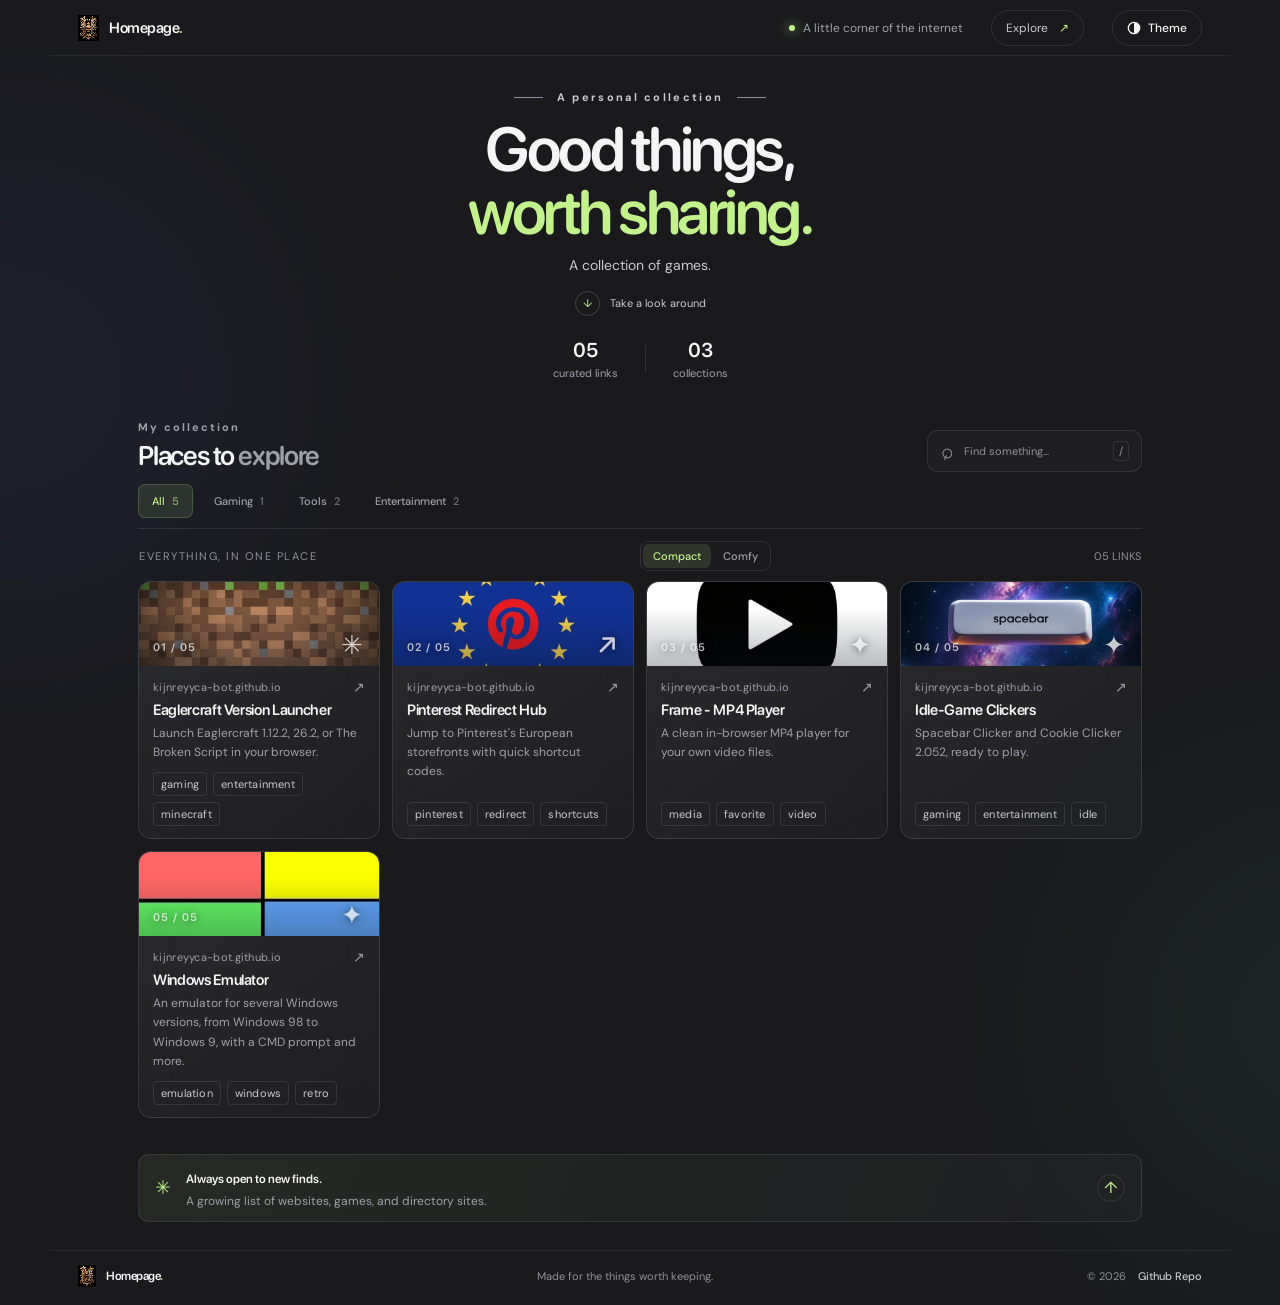
<file: index.html>
<!doctype html>
<html lang="en" data-theme="dark" data-density="compact">
<head>
<meta charset="utf-8"><meta name="viewport" content="width=device-width, initial-scale=1">
<meta name="theme-color" id="theme-color" content="#1a1a1d">
<script>try{var t=localStorage.getItem("theme");if(/^(void|dark|white|blue)$/.test(t))document.documentElement.dataset.theme=t;var d=localStorage.getItem("density");if(d==="compact"||d==="comfy")document.documentElement.dataset.density=d}catch(e){}</script><meta name="description" content="A personal collection of games and creations by kijnreyyca.">
<meta name="robots" content="noai, noimageai">
<link rel="canonical" href="https://kijnreyyca-bot.github.io/homepage/">
<meta property="og:type" content="website">
<meta property="og:site_name" content="Homepage">
<meta property="og:title" content="Homepage — Good things, worth sharing.">
<meta property="og:description" content="A personal collection of games and creations by kijnreyyca.">
<meta property="og:url" content="https://kijnreyyca-bot.github.io/homepage/">
<meta property="og:image" content="https://kijnreyyca-bot.github.io/homepage/png/og-image.png">
<meta property="og:image:width" content="1200">
<meta property="og:image:height" content="630">
<meta property="og:image:alt" content="Homepage — Good things, worth sharing.">
<meta name="twitter:card" content="summary_large_image">
<meta name="twitter:title" content="Homepage — Good things, worth sharing.">
<meta name="twitter:description" content="A personal collection of games and creations by kijnreyyca.">
<meta name="twitter:image" content="https://kijnreyyca-bot.github.io/homepage/png/og-image.png">
<title>Homepage — Good things, worth sharing.</title>
<!-- Browser Tab Icon (Favicon) --><link rel="icon" type="image/png" href="png/favicon.png">
<link rel="apple-touch-icon" href="png/apple-touch-icon.png">
<link rel="manifest" href="manifest.webmanifest?v=2">
<link rel="preload" href="fonts/dm-sans.woff2" as="font" type="font/woff2" crossorigin>
<link rel="stylesheet" href="styles.css">
</head>
<body>

<a class="skip-link" href="#main">Skip to content</a>

<div class="ambient ambient-one"></div><div class="ambient ambient-two"></div>
<header class="topbar"><a class="brand" href="#" aria-label="Homepage"><span class="brand-mark"><img src="png/favicon.png" alt=""></span><span>Homepage<span class="brand-dot">.</span></span></a><div class="top-right"><span class="online"><i></i> A little corner of the internet</span><a class="share-link" href="#collections">Explore <span>↗</span></a><div class="theme-picker"><button class="theme-btn" id="theme-btn" type="button" aria-haspopup="true" aria-expanded="false" aria-controls="theme-menu"><svg width="14" height="14" viewBox="0 0 16 16" aria-hidden="true"><circle cx="8" cy="8" r="6.5" fill="none" stroke="currentColor" stroke-width="1.5"/><path d="M8 1.5a6.5 6.5 0 0 1 0 13z" fill="currentColor"/></svg><span class="theme-label">Theme</span></button>
<div class="theme-menu" id="theme-menu" role="menu" aria-label="Choose a theme" hidden>
<button class="theme-opt" role="menuitemradio" data-t="void" aria-checked="false"><span class="swatch sw-void"></span>The Void<span class="check">✓</span></button>
<button class="theme-opt" role="menuitemradio" data-t="dark" aria-checked="true"><span class="swatch sw-dark"></span>Dark<span class="check">✓</span></button>
<button class="theme-opt" role="menuitemradio" data-t="white" aria-checked="false"><span class="swatch sw-white"></span>White<span class="check">✓</span></button>
<button class="theme-opt" role="menuitemradio" data-t="blue" aria-checked="false"><span class="swatch sw-blue"></span>Dark Blue<span class="check">✓</span></button>
</div></div></div></header>
<main id="main">
<section class="hero"><div class="eyebrow"><span class="eyebrow-line"></span> A personal collection <span class="eyebrow-line"></span></div><h1>Good things,<br><span>worth sharing.</span></h1><p class="intro">A collection of games.</p><a class="scroll-cue" href="#collections"><span class="scroll-icon">↓</span> Take a look around</a>
<div class="stats"><div><strong id="link-count">00</strong><span>curated links</span></div><div class="stat-rule"></div><div><strong id="category-count">00</strong><span>collections</span></div></div></section>
<section class="collection-section" id="collections"><div class="section-heading"><div><div class="section-kicker">My collection</div><h2>Places to <span>explore</span></h2></div><div class="search-wrap"><span class="search-icon">⌕</span><input type="search" id="search" placeholder="Find something…" aria-label="Search links"><kbd>/</kbd></div></div>
<nav class="tabs" id="tabs" aria-label="Link categories"></nav><div class="filter-row"><div id="active-label">Everything in one place</div><div class="density" role="radiogroup" aria-label="Card density"><button type="button" role="radio" data-d="compact" aria-checked="true">Compact</button><button type="button" role="radio" data-d="comfy" aria-checked="false">Comfy</button></div><div class="filter-count" id="result-count" role="status" aria-live="polite" aria-atomic="true"></div></div><div class="card-grid" id="card-grid"></div><div class="empty-state" id="empty-state" hidden><div class="empty-orb">⌕</div><h3>Nothing in this little corner</h3><p>Try another search or collection.</p></div></section>
<section class="note"><span class="note-spark">✳</span><div><strong>Always open to new finds.</strong><p>A growing list of websites, games, and directory sites.</p></div><a href="#collections" aria-label="Back to the collections">↑</a></section>
</main><footer><a class="brand footer-brand" href="#"><span class="brand-mark"><img src="png/favicon.png" alt=""></span><span>Homepage<span class="brand-dot">.</span></span></a><span>Made for the things worth keeping.</span><div class="footer-meta"><span class="footer-year"></span><a class="footer-repo" href="https://github.com/kijnreyyca-bot/homepage" target="_blank" rel="noopener noreferrer">Github Repo<span class="sr-only"> (opens in a new tab)</span></a></div></footer>

<script src="links.js"></script><script src="app.js"></script>
</body></html>
</file>
<file: styles.css>
@font-face {
  font-family: 'SF Pro Rounded';
  src: url('SF-Pro-Rounded-Semibold.otf') format('opentype');
  font-weight: 600;
  font-style: normal;
  font-display: swap;
}

@font-face {
  font-family: 'DM Sans';
  src: url('fonts/dm-sans.woff2') format('woff2');
  font-weight: 100 900;
  font-style: normal;
  font-display: swap;
}

/* Edit links.js to replace the sample URLs and descriptions. */
:root{
  color-scheme:dark;
  --fx:255,255,255;            /* overlay channel: white on dark themes, black on light */
  --ac:194,242,139;            /* accent channels */
  --bg:#1a1a1d;--panel:#242427;--overlay:rgba(5,8,12,.88);
  --ink:#f5f5f5;--ink-2:#c9c9ce;--muted:#a0a0a8;--faint:#909099;
  --accent:#c2f28b;--on-accent:#172015;--danger:#ff8888;
  --card:linear-gradient(145deg,rgba(var(--fx),.075),rgba(var(--fx),.023));
  --card-hover:linear-gradient(145deg,rgba(var(--fx),.095),rgba(var(--fx),.035));
  --ambient:.10;
  --line:rgba(var(--fx),.10);--glass:rgba(var(--fx),.045);
  --font:'DM Sans',sans-serif;--display:'SF Pro Rounded',sans-serif}*{box-sizing:border-box}html{scroll-behavior:smooth}body{margin:0;background:var(--bg);color:var(--ink);font-family:var(--font);min-height:100vh;overflow-x:hidden}a{color:inherit;text-decoration:none}.ambient{position:absolute;pointer-events:none;filter:blur(110px);opacity:var(--ambient,.17);border-radius:50%;z-index:-1}.ambient-one{width:500px;height:500px;background:#4152ad;top:130px;left:-240px}.ambient-two{width:440px;height:440px;background:#468e79;top:800px;right:-260px}.topbar{height:56px;max-width:1180px;padding:0 28px;margin:auto;display:flex;align-items:center;justify-content:space-between;border-bottom:1px solid rgba(var(--fx),.07)}.brand{display:flex;align-items:center;gap:10px;font:700 15px var(--display);letter-spacing:-.5px}.brand-mark{display:flex;align-items:center}.brand-mark img{display:block;height:26px;width:auto;image-rendering:pixelated}.brand-dot{color:var(--accent)}.top-right{display:flex;align-items:center;gap:28px;color:var(--ink-2);font-size:12px}.online{display:flex;align-items:center;gap:8px;color:var(--muted)}.online i{width:6px;height:6px;background:var(--accent);border-radius:50%;box-shadow:0 0 12px var(--accent)}.share-link{padding:9px 14px;border:1px solid var(--line);border-radius:999px;transition:.2s}.share-link:hover{background:var(--glass);border-color:rgba(var(--fx),.25)}.share-link span{color:var(--accent);margin-left:8px}.hero{text-align:center;padding:34px 20px 22px;position:relative}.eyebrow,.section-kicker{font-size:11px;letter-spacing:2.3px;font-weight:700;color:var(--ink-2)}.eyebrow{display:flex;justify-content:center;align-items:center;gap:14px}.eyebrow-line{height:1px;width:29px;background:var(--faint)}.hero h1{font:500 clamp(40px,6vw,62px)/1.02 var(--display);letter-spacing:-3.5px;margin:14px 0 10px}.hero h1 span{color:var(--accent)}.intro{max-width:420px;margin:0 auto;color:var(--ink-2);font-size:14px;line-height:1.6}.scroll-cue{display:inline-flex;align-items:center;gap:10px;margin-top:14px;font-size:11px;color:var(--ink-2)}.scroll-icon{width:25px;height:25px;border:1px solid rgba(var(--fx),.19);border-radius:50%;display:grid;place-items:center;color:var(--accent)}.stats{display:flex;align-items:center;justify-content:center;gap:27px;margin-top:22px}.stats div:not(.stat-rule){display:flex;flex-direction:column;gap:4px}.stats strong{font:600 20px var(--display)}.stats span{font-size:11px;color:var(--muted)}.stat-rule{height:28px;width:1px;background:var(--line)}.collection-section{max-width:1060px;margin:auto;padding:18px 28px 36px;scroll-margin-top:25px}.section-heading{display:flex;justify-content:space-between;align-items:end;margin-bottom:12px}.section-kicker{font-size:11px;letter-spacing:2px;color:var(--muted)}.section-heading h2{font:600 27px var(--display);letter-spacing:-1.2px;margin:5px 0 0}.section-heading h2 span{color:var(--muted)}.search-wrap{display:flex;align-items:center;gap:9px;width:215px;padding:10px 12px;border:1px solid var(--line);border-radius:10px;background:rgba(var(--fx),.025);color:var(--muted)}.search-icon{font-size:21px;line-height:12px;transform:rotate(-20deg)}.search-wrap input{background:transparent;color:var(--ink);border:0;outline:0;min-width:0;width:100%;font:11px var(--font)}.search-wrap input::placeholder{color:var(--faint)}.search-wrap kbd{font:11px var(--font);color:var(--faint);border:1px solid var(--line);border-radius:4px;padding:2px 5px}.tabs{display:flex;gap:7px;overflow-x:auto;padding:0 0 10px;border-bottom:1px solid var(--line);scrollbar-width:none}.tabs::-webkit-scrollbar{display:none}.tab{white-space:nowrap;border:1px solid transparent;background:transparent;color:var(--muted);border-radius:7px;padding:9px 13px;font:500 11px var(--font);cursor:pointer;transition:.2s}.tab:hover{color:var(--ink);background:rgba(var(--fx),.03)}.tab.active{background:rgba(var(--ac),.11);border-color:rgba(var(--ac),.18);color:var(--accent)}.tab-count{margin-left:7px;font-size:11px;opacity:.65}.filter-row{display:flex;justify-content:space-between;align-items:center;padding:12px 1px 10px;font-size:11px;letter-spacing:1.5px;color:var(--faint)}.filter-count{letter-spacing:0;font-size:11px}.card-grid{display:grid;grid-template-columns:repeat(auto-fill,minmax(230px,1fr));gap:12px}.card{position:relative;overflow:hidden;min-height:0;border:1px solid rgba(var(--fx),.105);border-radius:13px;background:var(--card);backdrop-filter:blur(18px);-webkit-backdrop-filter:blur(18px);transition:transform .25s,border-color .25s,background .25s;display:flex;flex-direction:column}.card:hover{transform:translateY(-4px);border-color:rgba(var(--ac),.36);background:var(--card-hover)}.card-art{height:84px;padding:12px 14px;position:relative;overflow:hidden;display:flex;align-items:flex-end;background:var(--art,#273441)}.card-art:before,.card-art:after{content:'';position:absolute;border-radius:50%;filter:blur(1px)}.card-art:before{width:155px;height:155px;right:-22px;top:-68px;background:var(--glow,rgba(255,255,255,.19));box-shadow:0 0 55px var(--glow,rgba(255,255,255,.16))}.card-art:after{width:95px;height:95px;right:66px;top:46px;border:1px solid rgba(255,255,255,.23);box-shadow:0 0 0 14px rgba(255,255,255,.035),0 0 0 29px rgba(255,255,255,.025)}.art-index{font:600 11px var(--display);letter-spacing:1.4px;color:#ffffffb8;position:relative;z-index:1}.art-glyph{position:absolute;z-index:1;right:16px;bottom:6px;font:500 26px var(--display);color:#ffffffc4}.card-content{padding:12px 14px 12px;display:flex;flex-direction:column;flex:1}.card-top{display:flex;justify-content:space-between;align-items:center;margin-bottom:5px}.domain{font-size:11px;color:var(--muted);letter-spacing:.3px}.external{font-size:14px;color:var(--muted);transition:.2s}.card:hover .external{color:var(--accent);transform:translate(2px,-2px)}.card h3{font:600 15px var(--display);letter-spacing:-.35px;margin:0 0 5px}.card p{font-size:12px;line-height:1.6;color:var(--muted);margin:0 0 10px}.tags{display:flex;gap:6px;flex-wrap:wrap;margin-top:auto}.tag{font-size:11px;letter-spacing:.2px;color:var(--ink-2);border:1px solid rgba(var(--fx),.10);border-radius:4px;padding:4px 7px}.empty-state{text-align:center;padding:30px 15px}.empty-orb{width:46px;height:46px;margin:0 auto 14px;border-radius:50%;display:grid;place-items:center;background:rgba(var(--fx),.05);color:var(--accent);font-size:26px}.empty-state h3{font:600 17px var(--display);margin:0 0 7px}.empty-state p{font-size:12px;color:var(--muted)}.note{max-width:1004px;margin:0 auto 28px;padding:12px 16px;border:1px solid rgba(var(--fx),.09);border-radius:11px;background:linear-gradient(110deg,rgba(var(--ac),.07),rgba(var(--fx),.025));display:flex;align-items:center;gap:15px}.note-spark{color:var(--accent);font-size:19px}.note strong{font:600 12px var(--display)}.note p{margin:5px 0 0;font-size:12px;color:var(--muted)}.note>a{margin-left:auto;border:1px solid var(--line);border-radius:50%;width:28px;height:28px;display:grid;place-items:center;color:var(--accent)}footer{max-width:1180px;margin:auto;border-top:1px solid rgba(var(--fx),.07);padding:14px 28px 18px;display:flex;align-items:center;justify-content:space-between;color:var(--faint);font-size:11px}.footer-brand{color:var(--ink);font-size:12px}.footer-brand .brand-mark img{height:22px}
@media(max-width:740px){.topbar{height:52px;padding:0 19px}.online{display:none}.top-right{gap:0}.hero{padding:26px 18px 18px}.hero h1{letter-spacing:-2.4px}.collection-section{padding:16px 19px 32px}.card-grid{grid-template-columns:repeat(2,minmax(0,1fr));gap:11px}.card{min-height:0}.card-art{height:84px}.section-heading h2{font-size:27px}.search-wrap{width:175px}.note{margin:0 19px 22px}footer{padding:14px 19px;gap:8px}footer>span:nth-child(2){display:none}}
@media(max-width:480px){.hero h1{font-size:42px}.intro{font-size:13px}.section-heading{align-items:start;gap:14px;flex-direction:column}.search-wrap{width:100%}.card-grid{grid-template-columns:1fr 1fr;gap:9px}.card{min-height:0}.card-art{height:76px;padding:11px}.card-content{padding:12px}.card h3{font-size:13px}.card p{font-size:12px}.tags{gap:4px}.tag{font-size:11px;padding:4px 5px}.art-glyph{right:14px;font-size:27px}.tabs{margin-right:-19px;padding-right:19px}}
.card-art.has-image:before{background:linear-gradient(0deg,rgba(12,16,24,.28),transparent 70%);box-shadow:none;inset:0;border-radius:0;width:auto;height:auto;filter:none;z-index:1}.card-art.has-image:after{display:none}.card-image{position:absolute;inset:0;width:100%;height:100%;object-fit:cover;z-index:0}.card-art.has-image .art-index,.card-art.has-image .art-glyph{z-index:2;text-shadow:0 1px 8px rgba(0,0,0,.55)}


/* ===================== THEMES ===================== */
[data-theme="dark"]{color-scheme:dark}

/* 1. The Void: transparent fills, true black canvas, white text */
[data-theme="void"]{
  color-scheme:dark;--fx:255,255,255;--ac:255,255,255;
  --bg:#000;--panel:#000;--overlay:rgba(0,0,0,.94);
  --ink:#fff;--ink-2:#fff;--muted:#b8b8b8;--faint:#808080;
  --accent:#fff;--on-accent:#000;--danger:#ff8888;
  --card:#00000000;--card-hover:#00000000;--glass:#00000000;--ambient:0;
  --line:rgba(255,255,255,.14)}
[data-theme="void"] .ambient{display:none}
[data-theme="void"] .card{backdrop-filter:none;-webkit-backdrop-filter:none}
[data-theme="void"] .card-art:not(.has-image){background:#00000000;height:48px}
[data-theme="void"] .card-art:not(.has-image):before,[data-theme="void"] .card-art:not(.has-image):after{display:none}
[data-theme="void"] .search-wrap,[data-theme="void"] .note,[data-theme="void"] .tab.active,[data-theme="void"] .tab:hover,[data-theme="void"] .empty-orb{background:#00000000}
[data-theme="void"] .tab.active{border-color:rgba(255,255,255,.35)}

/* 3. White: light grey with black text */
[data-theme="white"]{
  color-scheme:light;--fx:0,0,0;--ac:47,122,20;
  --bg:#eceef1;--panel:#fff;--overlay:rgba(236,238,241,.88);
  --ink:#14161a;--ink-2:#373c46;--muted:#5b6270;--faint:#616a78;
  --accent:#2f7a14;--on-accent:#fff;--danger:#c62828;
  --card:linear-gradient(145deg,#fff,#f6f7f9);--card-hover:linear-gradient(145deg,#fff,#fff);
  --ambient:.10}
[data-theme="white"] .card{box-shadow:0 1px 3px rgba(0,0,0,.06)}
[data-theme="white"] .card:hover{box-shadow:0 8px 24px rgba(0,0,0,.10)}

/* 4. Dark Blue */
[data-theme="blue"]{
  color-scheme:dark;--fx:140,185,255;--ac:108,182,255;
  --bg:#0a1628;--panel:#0f2140;--overlay:rgba(4,10,20,.88);
  --ink:#f2f6ff;--ink-2:#c4d1ec;--muted:#8fa4c8;--faint:#8296bb;
  --accent:#6cb6ff;--on-accent:#04182e;--danger:#ff8888;
  --card:linear-gradient(145deg,rgba(120,170,255,.10),rgba(120,170,255,.035));
  --card-hover:linear-gradient(145deg,rgba(120,170,255,.14),rgba(120,170,255,.05));
  --ambient:.22}

/* Theme picker */
.theme-picker{position:relative}
.theme-btn{display:inline-flex;align-items:center;gap:7px;padding:9px 14px;border:1px solid var(--line);border-radius:999px;color:var(--ink);background:transparent;font:500 12px var(--font);cursor:pointer;transition:background .2s,border-color .2s}
.theme-btn:hover{background:var(--glass);border-color:rgba(var(--fx),.25)}
.theme-menu{position:absolute;right:0;top:calc(100% + 8px);min-width:176px;padding:6px;display:flex;flex-direction:column;gap:2px;background:var(--panel);border:1px solid var(--line);border-radius:12px;box-shadow:0 14px 40px rgba(0,0,0,.35);z-index:50}
.theme-menu[hidden]{display:none}
.theme-opt{display:flex;align-items:center;gap:10px;width:100%;padding:8px 10px;border:0;border-radius:8px;background:transparent;color:var(--ink);font:500 12px var(--font);text-align:left;cursor:pointer}
.theme-opt:hover{background:rgba(var(--fx),.07)}
.theme-opt[aria-checked="true"]{background:rgba(var(--ac),.12)}
.theme-opt .swatch{flex:none;width:16px;height:16px;border-radius:50%;border:1px solid rgba(128,128,128,.55)}
.theme-opt .check{margin-left:auto;color:var(--accent);opacity:0}
.theme-opt[aria-checked="true"] .check{opacity:1}
.sw-void{background:#000}.sw-dark{background:#1a1a1d}.sw-white{background:#eceef1}.sw-blue{background:#0a1628}
@media(max-width:740px){.top-right{gap:8px}.theme-label{display:none}.theme-btn{padding:8px 11px}}
@media(max-width:420px){.share-link{display:none}}


/* ===================== DENSITY ===================== */
/* Compact (default) is the base styling above. Comfy restores the original roomy layout, 3 cards per row. */
.density{display:inline-flex;gap:2px;padding:2px;border:1px solid var(--line);border-radius:8px;letter-spacing:0}
.density button{border:0;border-radius:6px;background:transparent;color:var(--muted);font:500 11px var(--font);padding:5px 10px;cursor:pointer}
.density button:hover{color:var(--ink)}
.density button[aria-checked="true"]{background:rgba(var(--ac),.12);color:var(--accent)}
[data-theme="void"] .density button[aria-checked="true"]{background:#00000000;box-shadow:inset 0 0 0 1px rgba(255,255,255,.35)}

html[data-density="comfy"] .topbar{height:76px}
html[data-density="comfy"] .hero{padding:90px 20px 70px}
html[data-density="comfy"] .hero h1{font-size:clamp(52px,8vw,87px);letter-spacing:-6px;margin:27px 0 19px}
html[data-density="comfy"] .intro{line-height:1.8}
html[data-density="comfy"] .scroll-cue{margin-top:31px}
html[data-density="comfy"] .stats{margin-top:55px}
html[data-density="comfy"] .collection-section{padding:38px 28px 100px}
html[data-density="comfy"] .section-heading{margin-bottom:28px}
html[data-density="comfy"] .section-heading h2{font-size:31px;letter-spacing:-1.4px;margin:8px 0 0}
html[data-density="comfy"] .tabs{padding-bottom:16px}
html[data-density="comfy"] .filter-row{padding:21px 1px 14px}
html[data-density="comfy"] .card-grid{grid-template-columns:repeat(3,minmax(0,1fr));gap:15px}
html[data-density="comfy"] .card{min-height:255px}
html[data-density="comfy"] .card-art{height:124px;padding:17px 18px}
html[data-density="comfy"] .art-glyph{right:20px;bottom:9px;font-size:33px}
html[data-density="comfy"] .card-content{padding:16px 17px 15px}
html[data-density="comfy"] .card-top{margin-bottom:8px}
html[data-density="comfy"] .card h3{margin:0 0 7px}
html[data-density="comfy"] .card p{margin:0 0 16px}
html[data-density="comfy"] .empty-state{padding:60px 15px}
html[data-density="comfy"] .note{margin:0 auto 58px;padding:19px 21px}
html[data-density="comfy"] footer{padding:22px 28px 28px}
html[data-density="comfy"][data-theme="void"] .card-art:not(.has-image){height:80px}

@media(max-width:740px){
html[data-density="comfy"] .topbar{height:65px}
html[data-density="comfy"] .hero{padding:75px 18px 55px}
html[data-density="comfy"] .hero h1{letter-spacing:-3.6px}
html[data-density="comfy"] .collection-section{padding:32px 19px 70px}
html[data-density="comfy"] .section-heading h2{font-size:27px}
html[data-density="comfy"] .card-grid{grid-template-columns:repeat(2,minmax(0,1fr));gap:11px}
html[data-density="comfy"] .card{min-height:260px}
html[data-density="comfy"] .card-art{height:112px}
html[data-density="comfy"] .note{margin:0 19px 42px}
html[data-density="comfy"] footer{padding:20px 19px}
}
@media(max-width:480px){
html[data-density="comfy"] .hero h1{font-size:56px}
html[data-density="comfy"] .card-grid{gap:9px}
html[data-density="comfy"] .card{min-height:252px}
html[data-density="comfy"] .card-art{height:100px;padding:13px}
html[data-density="comfy"] .card-content{padding:12px}
html[data-density="comfy"] .art-glyph{right:14px;font-size:27px}
}

/* ===================== FOOTER LINKS ===================== */
.footer-meta{display:flex;align-items:center;gap:12px}
.footer-repo{color:var(--ink-2);font-size:11px;font-weight:500;transition:color .2s}
.footer-repo:hover{color:var(--accent);text-decoration:underline;text-underline-offset:3px}
@media(max-width:740px){.footer-meta{gap:9px}}

/* ===================== FOCUS ===================== */
/* Clear, theme-aware keyboard rings. Pointer clicks keep the existing look. */
:focus-visible {
  outline: 2px solid var(--accent);
  outline-offset: 2px;
}
a:focus-visible,
button:focus-visible,
input:focus-visible,
select:focus-visible,
textarea:focus-visible,
summary:focus-visible,
[tabindex]:focus-visible {
  outline: 2px solid var(--accent);
  outline-offset: 2px;
}
/* The search field is framed by its wrapper, so ring the wrapper instead. */
.search-wrap:focus-within {
  border-color: var(--accent);
  box-shadow: 0 0 0 3px rgba(var(--ac), .20);
}
.search-wrap input:focus-visible { outline: none; }
/* Composite controls get a ring around the whole group. */
.density:focus-within {
  border-color: var(--accent);
  box-shadow: 0 0 0 3px rgba(var(--ac), .18);
}
.theme-picker:focus-within > .theme-btn {
  border-color: var(--accent);
  box-shadow: 0 0 0 3px rgba(var(--ac), .18);
}
/* Cards are articles with a stretched link so the name stays short and clear. */
.card-link {
  position: absolute;
  inset: 0;
  z-index: 3;
  border-radius: inherit;
}
.card:focus-within {
  outline: 2px solid var(--accent);
  outline-offset: 3px;
  border-color: transparent;
}
.card-link:focus-visible { outline: none; }
.card-content { pointer-events: none; }
/* Menu items sit inside a panel with only 6px of padding. */
.theme-opt:focus-visible { outline-offset: -2px; }

/* ===================== UTILITIES ===================== */
.sr-only {
  position: absolute;
  width: 1px;
  height: 1px;
  padding: 0;
  margin: -1px;
  overflow: hidden;
  clip: rect(0 0 0 0);
  white-space: nowrap;
  border: 0;
}

.skip-link {
  position: fixed;
  top: 12px;
  left: 12px;
  z-index: 9999;
  padding: 10px 16px;
  border-radius: 9px;
  background: var(--accent);
  color: var(--on-accent);
  font: 700 12px var(--font);
  transform: translateY(-250%);
  transition: transform .18s ease;
}
.skip-link:focus,
.skip-link:focus-visible {
  transform: none;
  outline: 2px solid var(--on-accent);
  outline-offset: 2px;
}

@media (prefers-reduced-motion: reduce) {
  html { scroll-behavior: auto; }
  *, *::before, *::after {
    animation-duration: .01ms !important;
    animation-iteration-count: 1 !important;
    transition-duration: .01ms !important;
    scroll-behavior: auto !important;
  }
}
</file>
